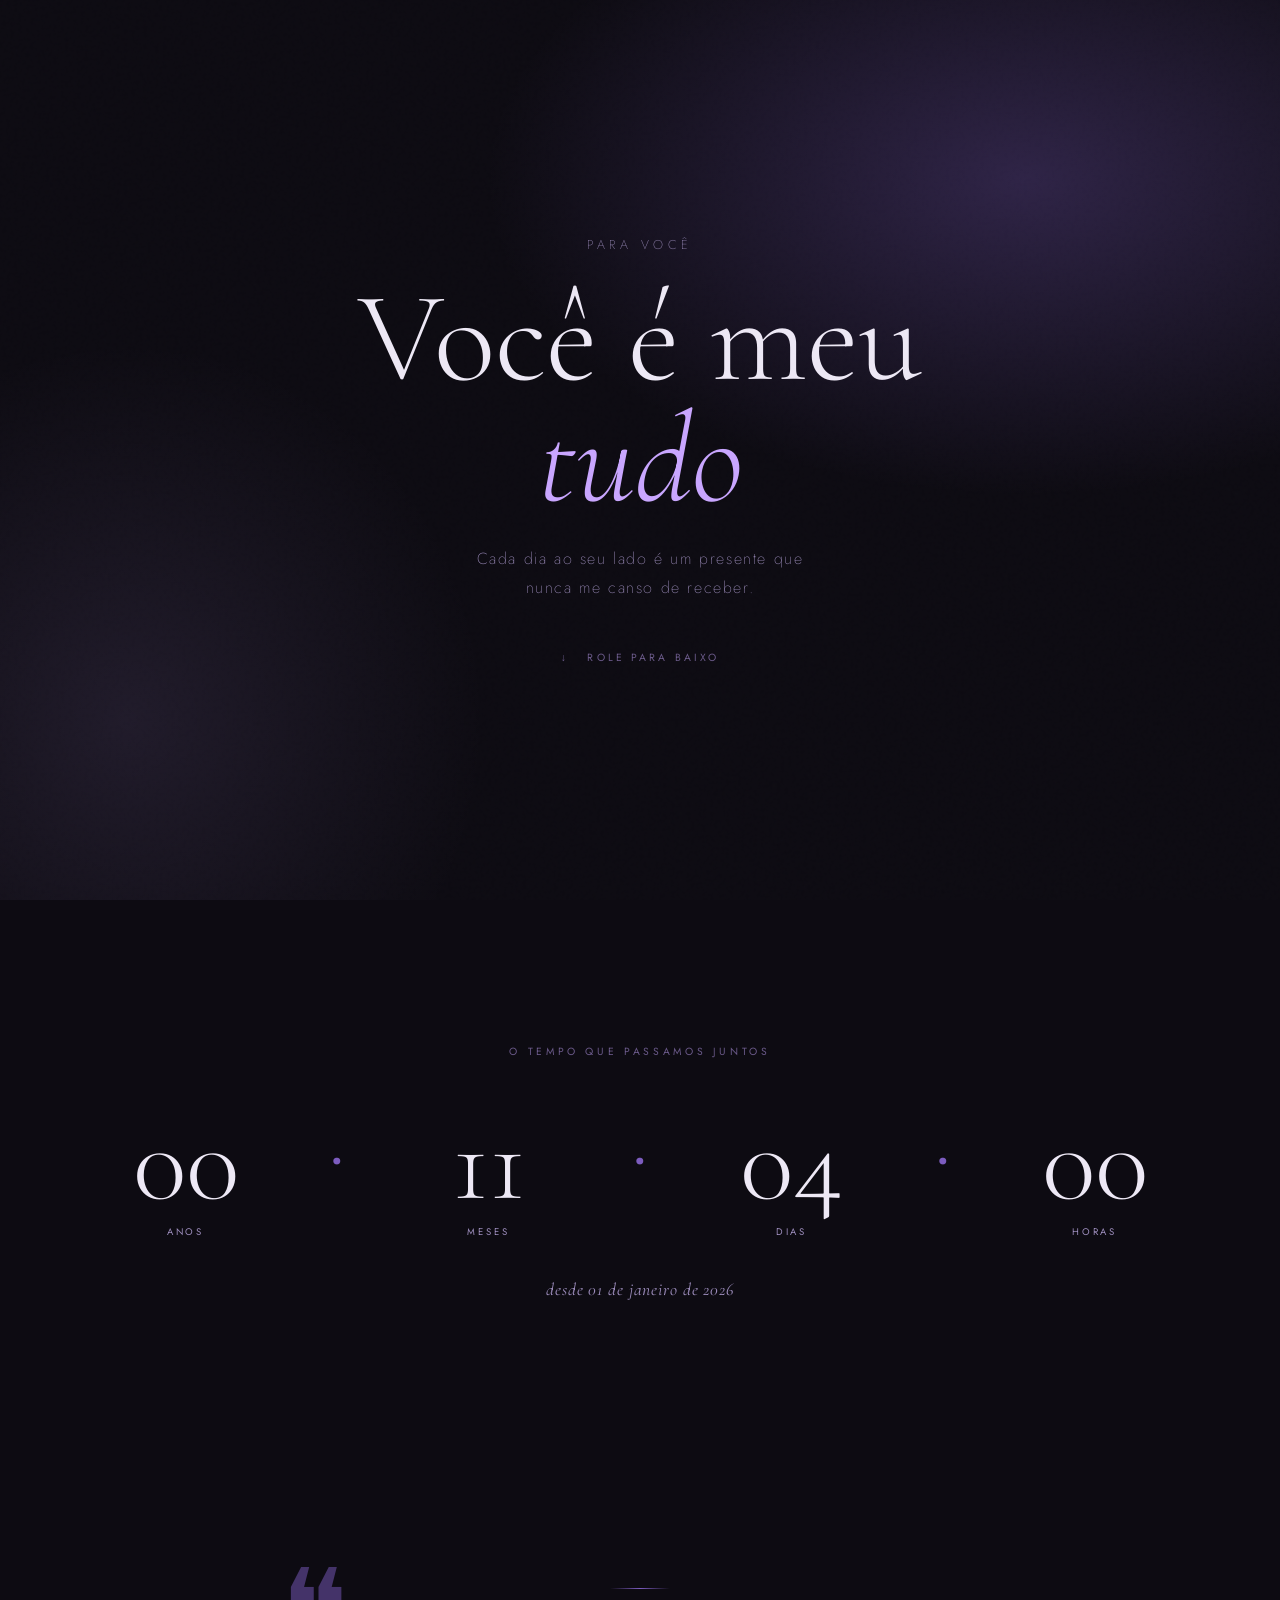
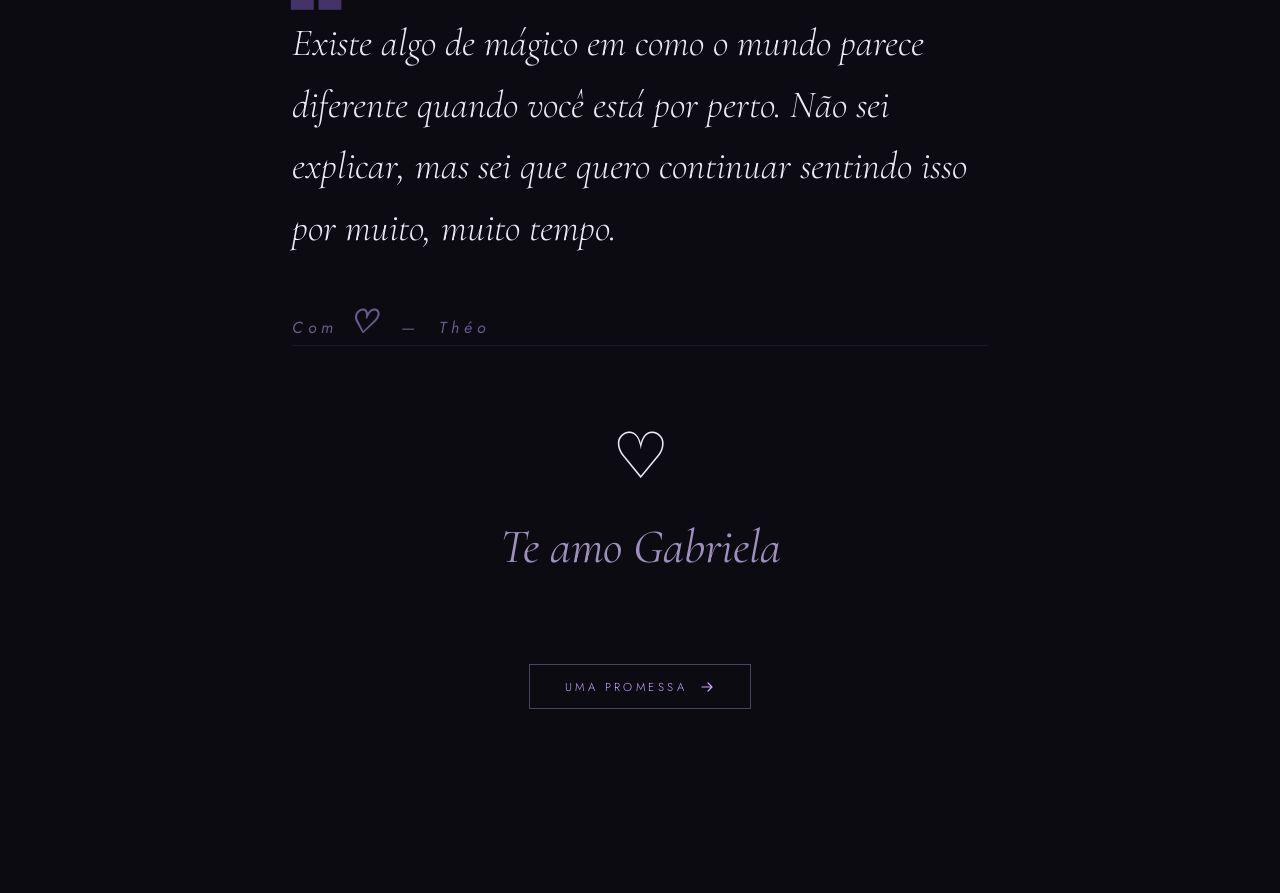
<file: 0703/index.html>
<!DOCTYPE html>
<html lang="pt-BR">
<head>
  <meta charset="UTF-8" />
  <meta name="viewport" content="width=device-width, initial-scale=1.0"/>
  <title>Para Você ♡</title>
  <link rel="icon" href="purpleHeart.png" type="image/png">
  <link href="https://fonts.googleapis.com/css2?family=Cormorant+Garamond:ital,wght@0,300;0,400;1,300;1,400&family=Jost:wght@200;300;400&display=swap" rel="stylesheet"/>
  <link rel="stylesheet" href="style.css"/>
</head>
<body>


 
  <div id="petals"></div>

 
  <section class="hero">
    <div class="hero-bg"></div>
    <div class="hero-inner">
      <p class="eyebrow">Para você</p>
      <h1>
        Você é meu<br>
        <em>tudo</em>
      </h1>
      <p class="subtitle">
        
        Cada dia ao seu lado é um presente que nunca me canso de receber.
      </p>
      <p class="scroll-hint">↓ &nbsp; role para baixo</p>
    </div>
  </section>


  <section class="counter-section">
    <p class="section-label">O tempo que passamos juntos</p>
    <div class="counter-grid">
      <div class="counter-unit">
        <span class="counter-number" id="years">00</span>
        <span class="counter-label">anos</span>
      </div>
      <span class="divider" aria-hidden="true">·</span>
      <div class="counter-unit">
        <span class="counter-number" id="months">00</span>
        <span class="counter-label">meses</span>
      </div>
      <span class="divider" aria-hidden="true">·</span>
      <div class="counter-unit">
        <span class="counter-number" id="days">00</span>
        <span class="counter-label">dias</span>
      </div>
      <span class="divider" aria-hidden="true">·</span>
      <div class="counter-unit">
        <span class="counter-number" id="hours">00</span>
        <span class="counter-label">horas</span>
      </div>
    </div>
    <p class="counter-since" id="since-text">desde o dia __ / __ / ____</p>
  </section>

  
  <section class="letter-section">
    <div class="deco-line"></div>
    <p class="letter-text">
   
      Existe algo de mágico em como o mundo parece diferente quando você está por perto.
      Não sei explicar, mas sei que quero continuar sentindo isso por muito, muito tempo.
    </p>
    <p class="letter-sig italico">
      Com <strong>♡</strong> &nbsp;—&nbsp;
     
      Théo
    </p>

  
  <footer>
    <span class="heart-beat">♡</span>
    <p class="footer-name">
      Te amo
    
      Gabriela
    </p>
  </footer>
  <div class="btn-wrapper">
  <a href="fracoes.html" class="btn-lavender">
    <span>Uma promessa</span>
    <svg width="16" height="16" viewBox="0 0 16 16" fill="none">
      <path d="M3 8h10M9 4l4 4-4 4" stroke="currentColor" stroke-width="1.2" stroke-linecap="round" stroke-linejoin="round"/>
    </svg>
  </a>
</div>

  <script src="script.js"></script>
</body>
</html>
</file>
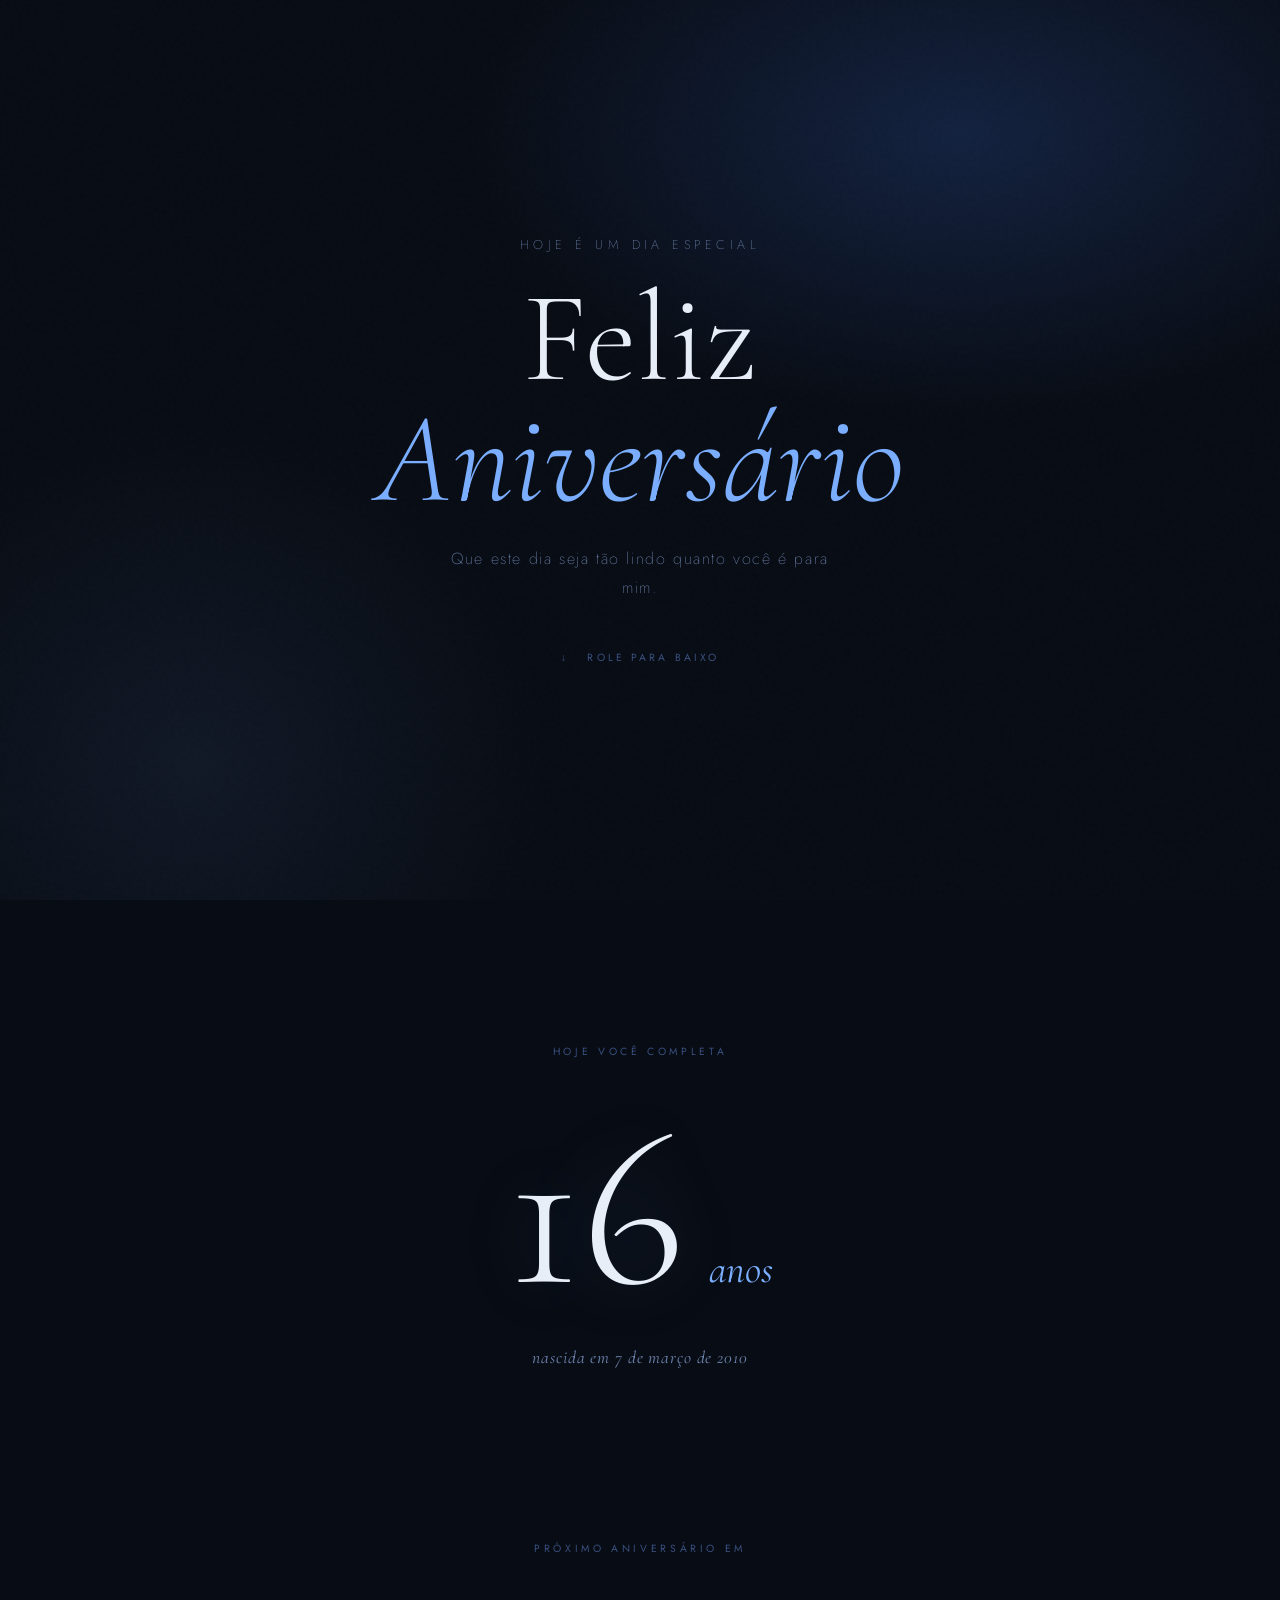
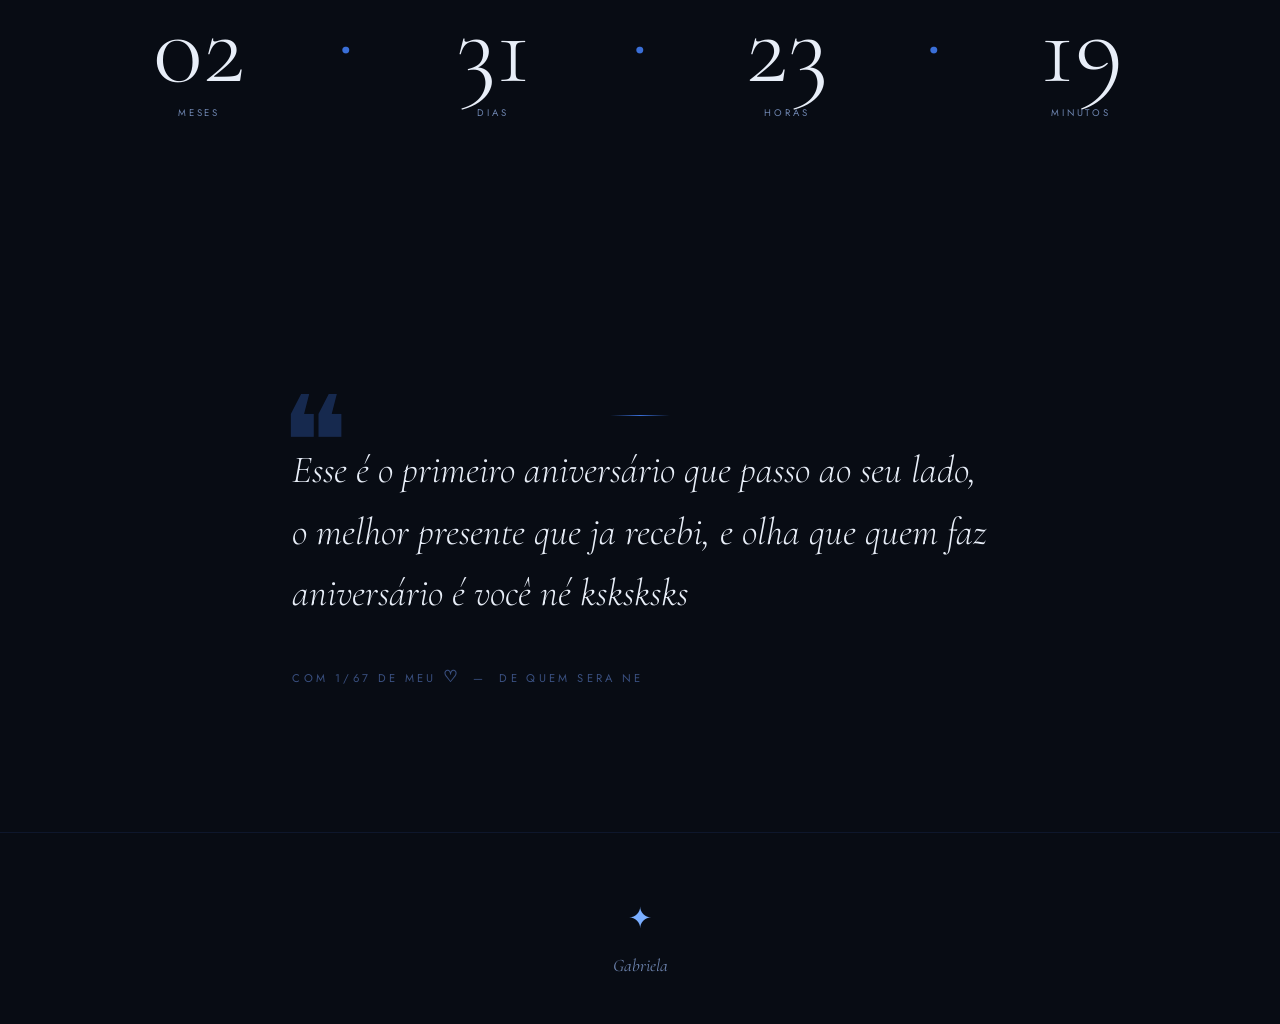
<file: 0703/birthday.html>
<!doctype html>
<html lang="pt-BR">
  <head>
    <meta charset="UTF-8" />
    <meta name="viewport" content="width=device-width, initial-scale=1.0" />
    <title>Feliz Aniversário ✦</title>
    <link
      href="https://fonts.googleapis.com/css2?family=Cormorant+Garamond:ital,wght@0,300;0,400;1,300;1,400&family=Jost:wght@200;300;400&display=swap"
      rel="stylesheet"
    />
    <link rel="stylesheet" href="birthday.css" />
  </head>
  <body>
    <canvas id="particles"></canvas>

    <section class="hero">
      <div class="hero-bg"></div>
      <div class="hero-inner">
        <p class="eyebrow">hoje é um dia especial</p>
        <h1>
          Feliz<br />
          <em>Aniversário</em>
        </h1>
        <p class="subtitle">
          Que este dia seja tão lindo quanto você é para mim.
        </p>
        <p class="scroll-hint">↓ &nbsp; role para baixo</p>
      </div>
    </section>

    <section class="age-section">
      <p class="section-label">hoje você completa</p>
      <div class="age-display">
        <span class="age-number" id="age">00</span>
        <span class="age-word">anos</span>
      </div>
      <p class="age-date" id="birth-display">nascida em __ de ______ de ____</p>
    </section>

    <section class="countdown-section">
      <p class="section-label">próximo aniversário em</p>
      <div class="counter-grid">
        <div class="counter-unit">
          <span class="counter-number" id="cd-months"></span>
          <span class="counter-label">meses</span>
        </div>
        <span class="divider">·</span>
        <div class="counter-unit">
          <span class="counter-number" id="cd-days"></span>
          <span class="counter-label">dias</span>
        </div>
        <span class="divider">·</span>
        <div class="counter-unit">
          <span class="counter-number" id="cd-hours"></span>
          <span class="counter-label">horas</span>
        </div>
        <span class="divider">·</span>
        <div class="counter-unit">
          <span class="counter-number" id="cd-minutes"></span>
          <span class="counter-label">minutos</span>
        </div>
      </div>
      <p class="countdown-note" id="is-today-msg"></p>
    </section>

    
    <section class="letter-section">
      <div class="deco-line"></div>
      <p class="letter-text">
        Esse é o primeiro aniversário que passo ao seu lado, o melhor presente
        que ja recebi, e olha que quem faz aniversário é você né ksksksks
      </p>
      <p class="letter-sig">
        Com 1/67 de meu <strong>♡</strong> &nbsp;—&nbsp; De quem sera ne
      </p>
    </section>

    <footer>
      <span class="heart-beat">✦</span>
      <p class="footer-name">Gabriela</p>
    </footer>

    <script src="birthday.js"></script>
  </body>
</html>
</file>
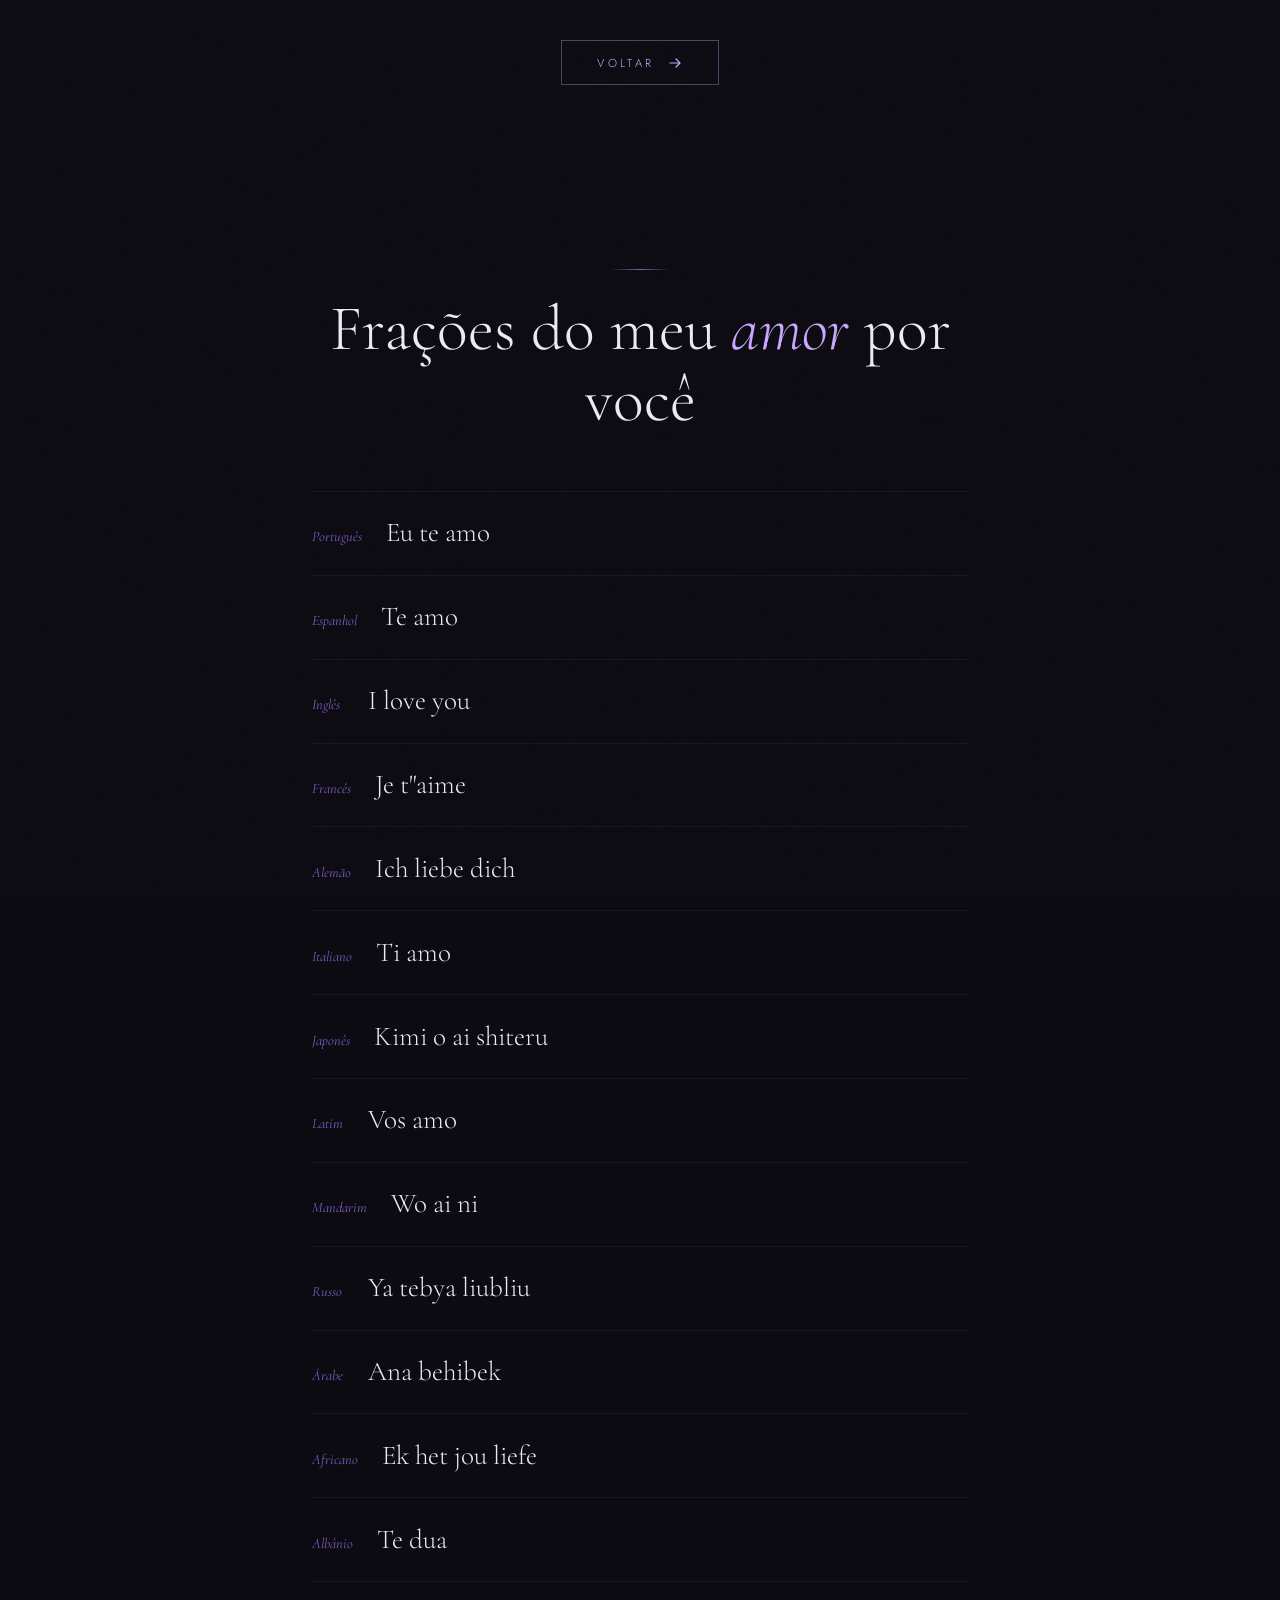
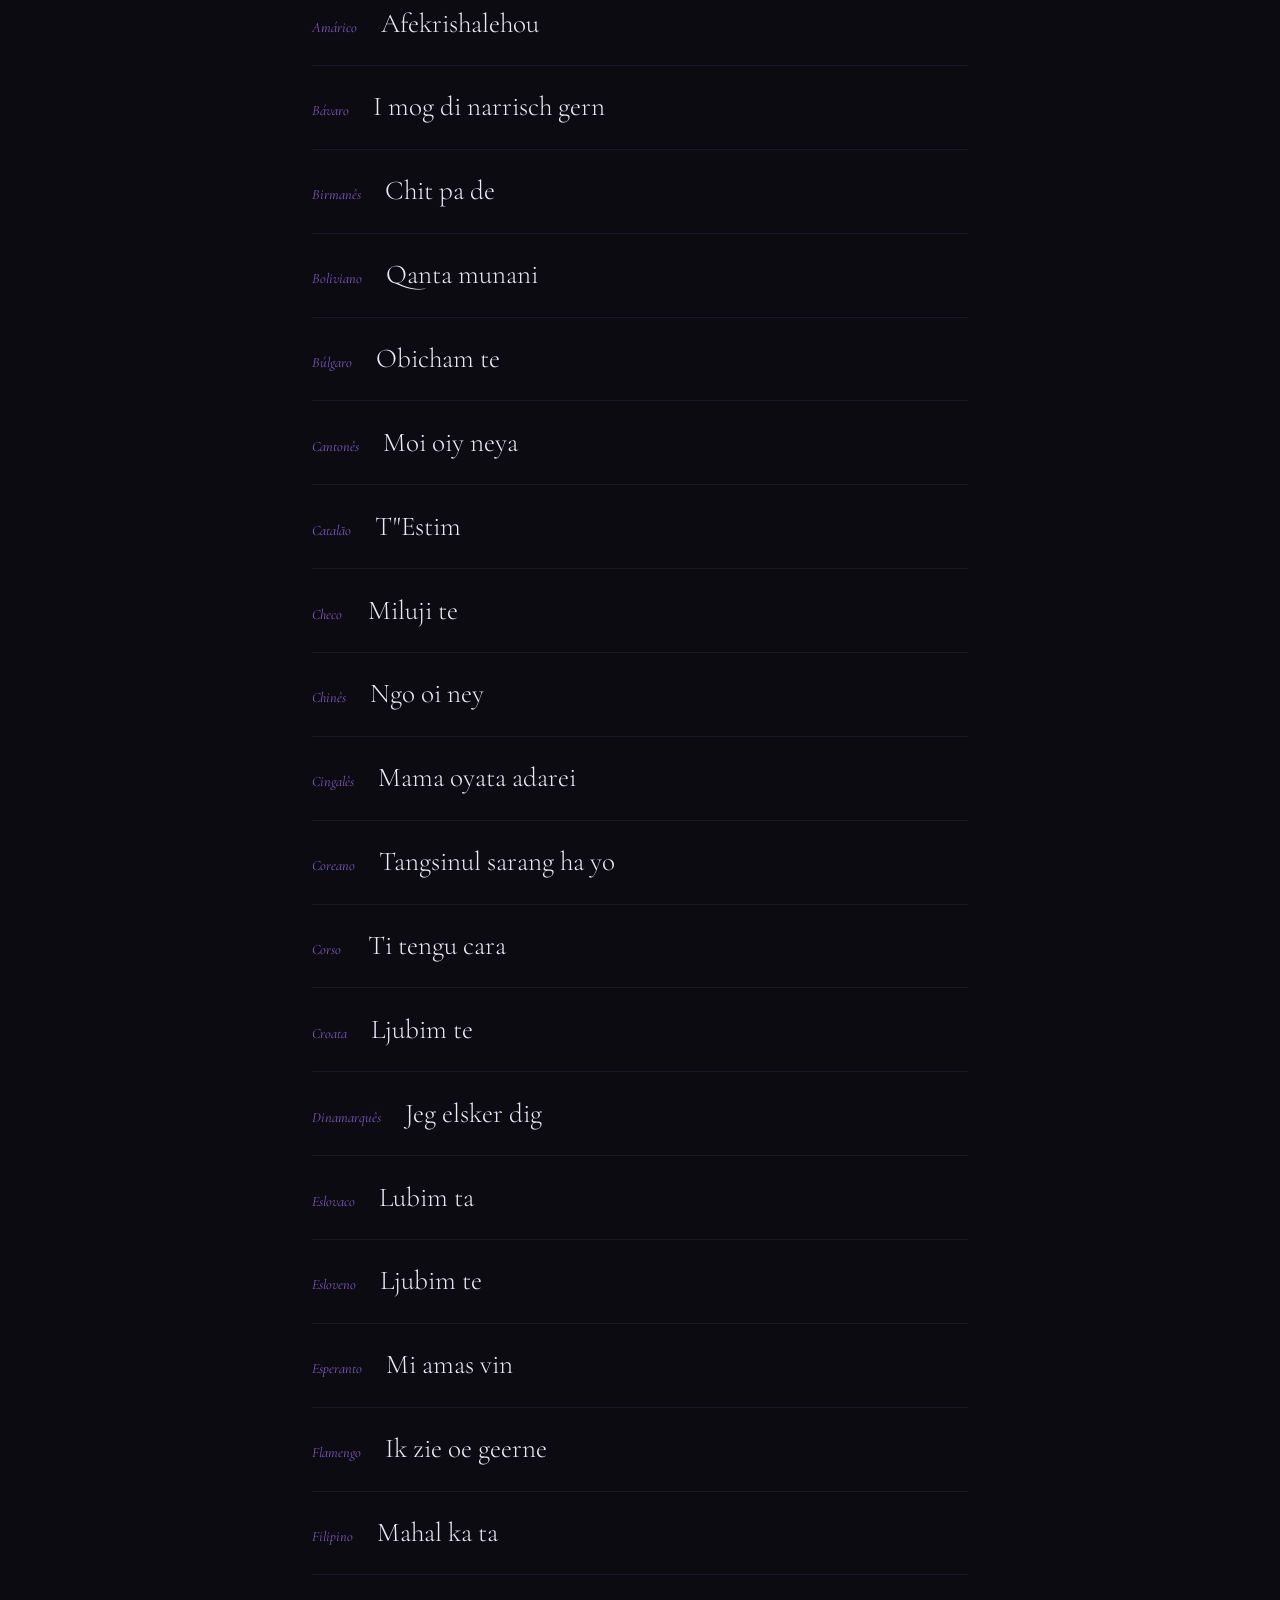
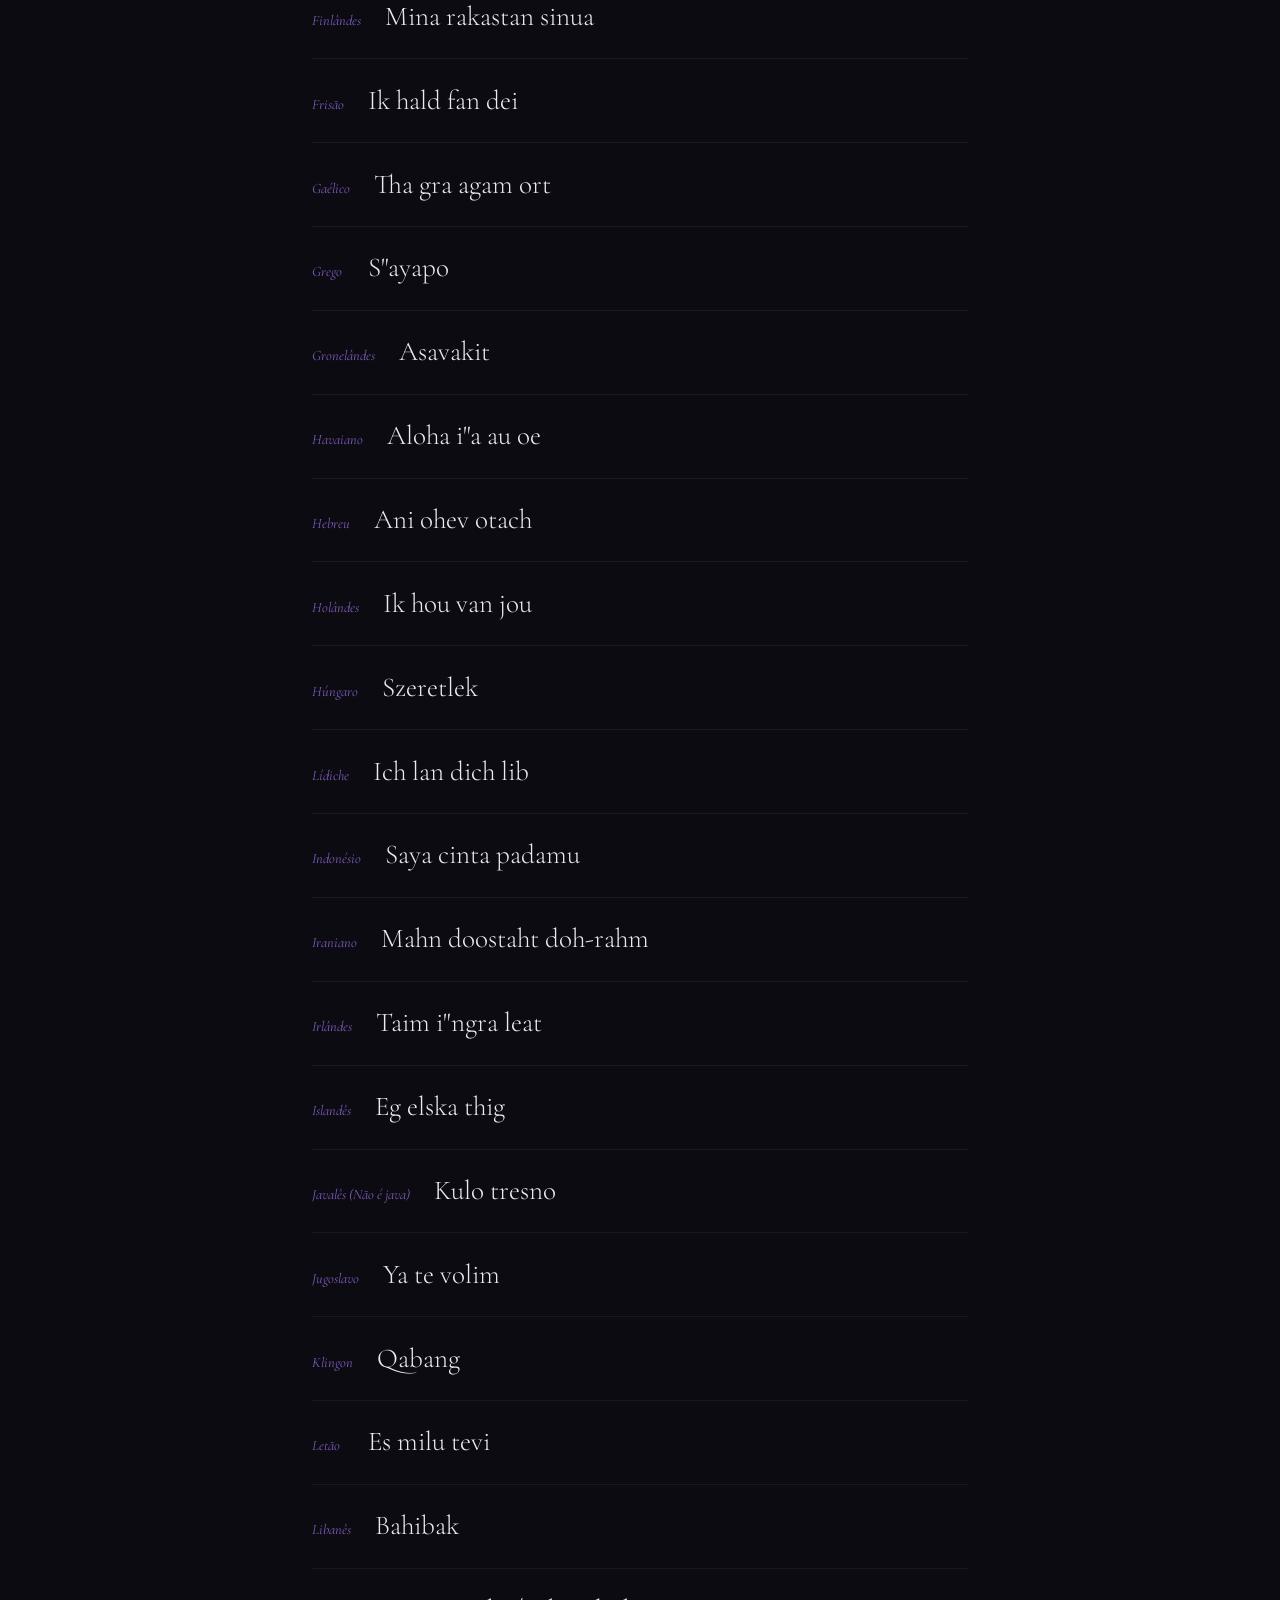
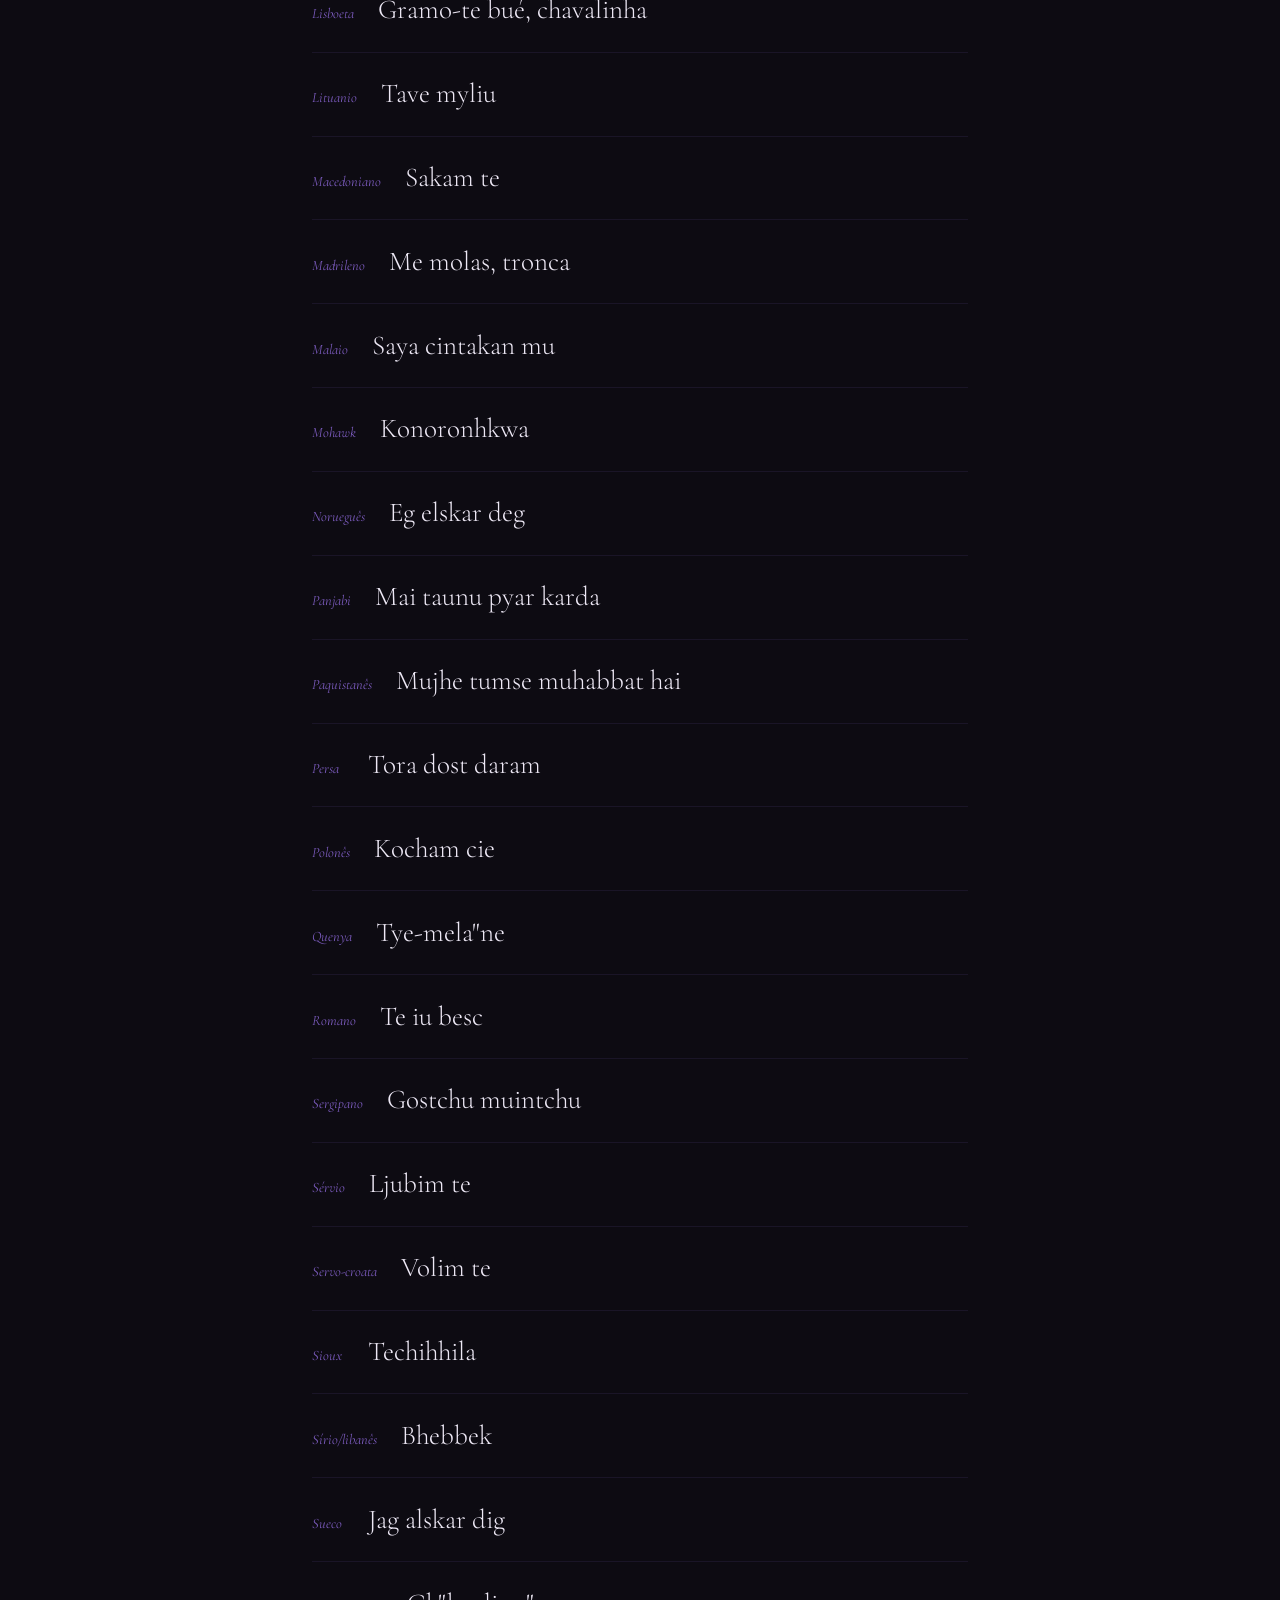
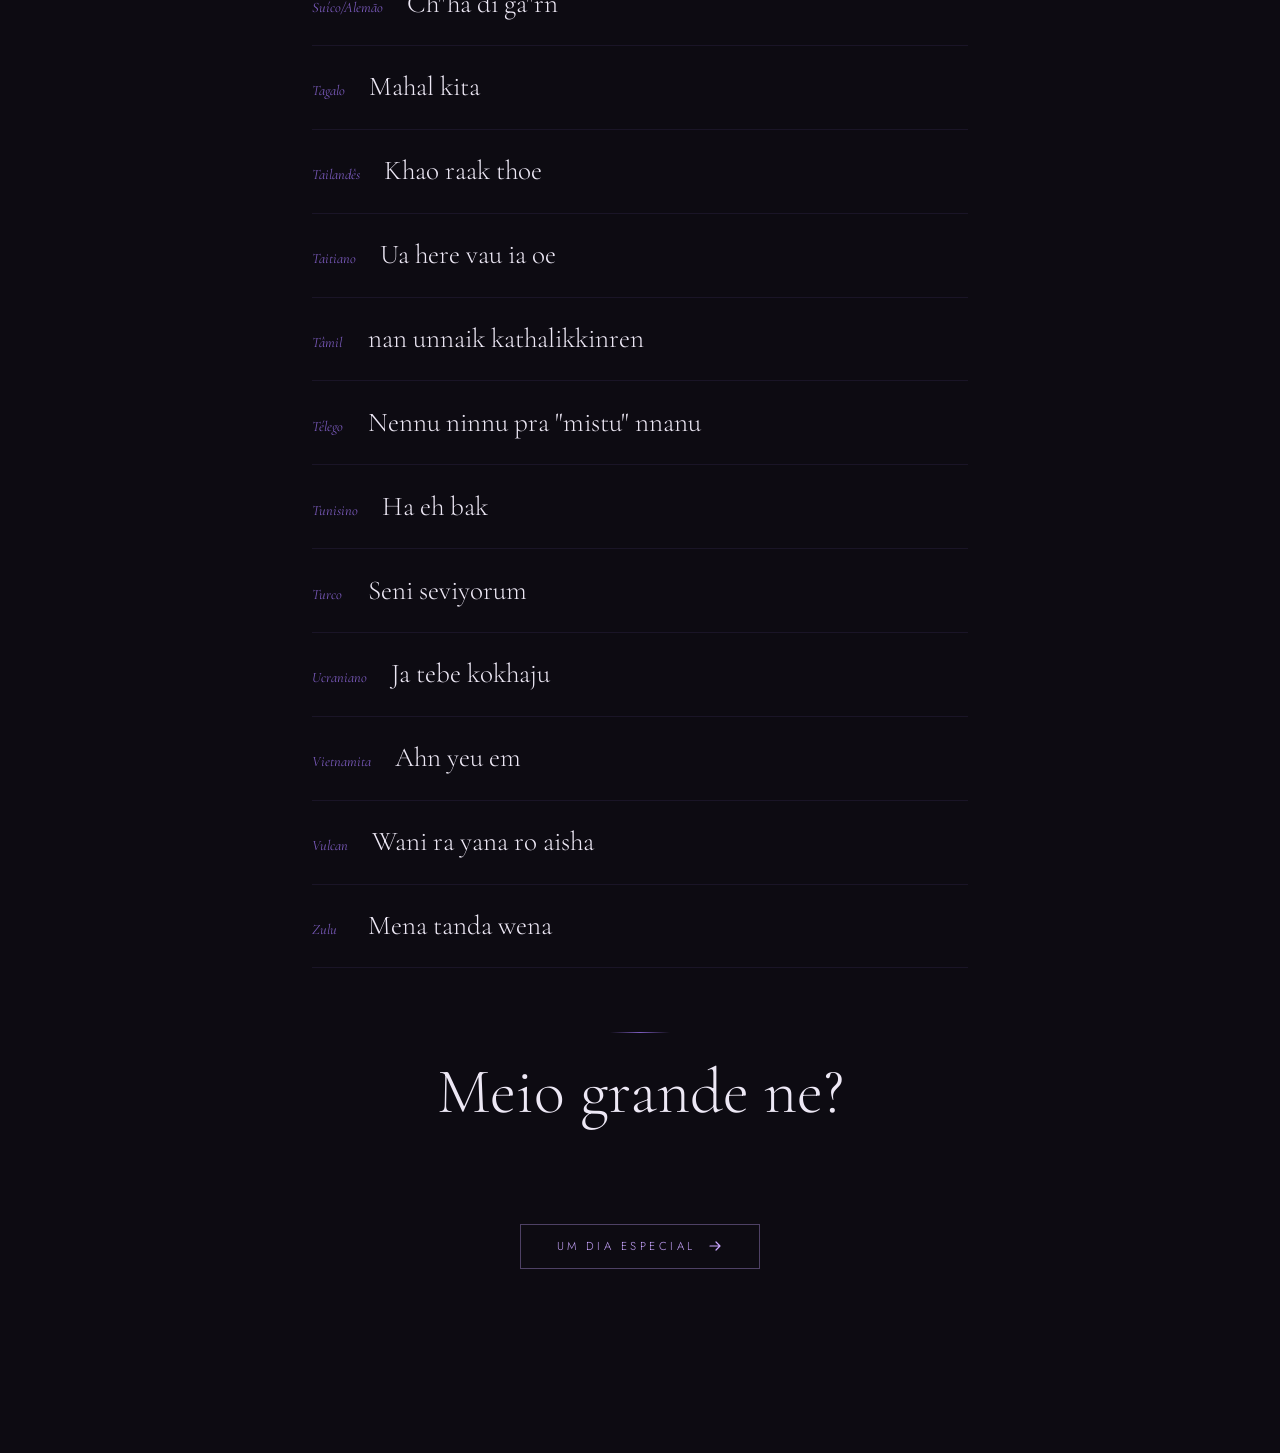
<file: 0703/fracoes.html>
<!DOCTYPE html>
<html lang="pt-BR">
<head>
    <meta charset="UTF-8">
    <meta name="viewport" content="width=device-width, initial-scale=1.0">
    <title>Frações ♡</title>
    <link rel="icon" href="purpleHeart.png" type="image/png">
    <link href="https://fonts.googleapis.com/css2?family=Cormorant+Garamond:ital,wght@0,300;0,400;1,300;1,400&family=Jost:wght@200;300;400&display=swap" rel="stylesheet"/>
    <link rel="stylesheet" href="style.css">

</head>
<body>
    <div class="btn-wrapper">
  <a href="index.html" class="btn-lavender">
    <span>Voltar</span>
    <svg width="16" height="16" viewBox="0 0 16 16" fill="none">
      <path d="M3 8h10M9 4l4 4-4 4" stroke="currentColor" stroke-width="1.2" stroke-linecap="round" stroke-linejoin="round"/>
    </svg>
  </a>
</div>
    <section class="list-section">
  <div class="list-header">
    <div class="deco-line"></div>
    <h2 class="list-title">Frações do meu <em>amor </em>por você</h2>
  </div>
  <ul class="love-list">

    
    
    <li>
      <span class="li-num">Português</span>
      <span class="li-text">Eu te amo</span>
    </li>
    <li>
      <span class="li-num">Espanhol</span>
      <span class="li-text">Te amo</span>
    </li>
    <li>
      <span class="li-num">Inglês</span>
      <span class="li-text">I love you</span>
    </li>
     <li>
      <span class="li-num">Francês</span>
      <span class="li-text">Je t"aime</span>
    </li>
    <li>
      <span class="li-num">Alemão</span>
      <span class="li-text">Ich liebe dich</span>
    </li>
    <li>
      <span class="li-num">Italiano</span>
      <span class="li-text">Ti amo</span>
    </li>
    <li>
      <span class="li-num">Japonês</span>
      <span class="li-text">Kimi o ai shiteru</span>
    </li>
    <li>
      <span class="li-num">Latim</span>
      <span class="li-text">Vos amo</span>
    </li>
    <li>
      <span class="li-num">Mandarim</span>
      <span class="li-text">Wo ai ni</span>
    </li>
    <li>
      <span class="li-num">Russo</span>
      <span class="li-text">Ya tebya liubliu</span>
    </li>
    <li>
      <span class="li-num">Árabe</span>
      <span class="li-text">Ana behibek</span>
    </li>
    <li>
      <span class="li-num">Africano</span>
      <span class="li-text">Ek het jou liefe</span>
    </li>
    <li>
      <span class="li-num">Albânio</span>
      <span class="li-text">Te dua</span>
    </li>
    <li>
      <span class="li-num">Amárico</span>
      <span class="li-text">Afekrishalehou</span>
    </li>
    <li>
      <span class="li-num">Bávaro</span>
      <span class="li-text">I mog di narrisch gern</span>
    </li>
    <li>
      <span class="li-num">Birmanês</span>
      <span class="li-text">Chit pa de</span>
    </li>
    <li>
      <span class="li-num">Boliviano</span>
      <span class="li-text">Qanta munani</span>
    </li>
    <li>
      <span class="li-num">Búlgaro</span>
      <span class="li-text">Obicham te</span>
    </li>
    <li>
      <span class="li-num">Cantonês</span>
      <span class="li-text">Moi oiy neya</span>
    </li>
    <li>
      <span class="li-num">Catalão</span>
      <span class="li-text">T"Estim</span>
    </li>
    <li>
      <span class="li-num">Checo</span>
      <span class="li-text">Miluji te</span>
    </li>
    <li>
      <span class="li-num">Chinês</span>
      <span class="li-text">Ngo oi ney</span>
    </li>
    <li>
      <span class="li-num">Cingalês</span>
      <span class="li-text">Mama oyata adarei</span>
    </li>
    <li>
      <span class="li-num">Coreano</span>
      <span class="li-text">Tangsinul sarang ha yo</span>
    </li>
    <li>
      <span class="li-num">Corso</span>
      <span class="li-text">Ti tengu cara</span>
    </li>
    <li>
      <span class="li-num">Croata</span>
      <span class="li-text">Ljubim te</span>
    </li>
    <li>
      <span class="li-num">Dinamarquês</span>
      <span class="li-text">Jeg elsker dig</span>
    </li>
    <li>
      <span class="li-num">Eslovaco</span>
      <span class="li-text">Lubim ta</span>
    </li>
    <li>
      <span class="li-num">Esloveno</span>
      <span class="li-text">Ljubim te</span>
    </li>
    <li>
      <span class="li-num">Esperanto</span>
      <span class="li-text">Mi amas vin</span>
    </li>
    <li>
      <span class="li-num">Flamengo</span>
      <span class="li-text">Ik zie oe geerne</span>
    </li>
    <li>
      <span class="li-num">Filipino</span>
      <span class="li-text">Mahal ka ta</span>
    </li>
    <li>
      <span class="li-num">Finlândes</span>
      <span class="li-text">Mina rakastan sinua</span>
    </li>
    <li>
      <span class="li-num">Frisão</span>
      <span class="li-text">Ik hald fan dei</span>
    </li>
    <li>
      <span class="li-num">Gaélico</span>
      <span class="li-text">Tha gra agam ort</span>
    </li>
    <li>
      <span class="li-num">Grego</span>
      <span class="li-text">S"ayapo</span>
    </li>
    <li>
      <span class="li-num">Gronelândes</span>
      <span class="li-text">Asavakit</span>
    </li>
    <li>
      <span class="li-num">Havaiano</span>
      <span class="li-text">Aloha i"a au oe</span>
    </li>
    <li>
      <span class="li-num">Hebreu</span>
      <span class="li-text">Ani ohev otach</span>
    </li>
    <li>
      <span class="li-num">Holândes</span>
      <span class="li-text">Ik hou van jou</span>
    </li>
    <li>
      <span class="li-num">Húngaro</span>
      <span class="li-text">Szeretlek</span>
    </li>
    <li>
      <span class="li-num">Lídiche</span>
      <span class="li-text">Ich lan dich lib</span>
    </li>
    <li>
      <span class="li-num">Indonésio</span>
      <span class="li-text">Saya cinta padamu</span>
    </li>
    <li>
      <span class="li-num">Iraniano</span>
      <span class="li-text">Mahn doostaht doh-rahm</span>
    </li>
    <li>
      <span class="li-num">Irlândes</span>
      <span class="li-text">Taim i"ngra leat</span>
    </li>
    <li>
      <span class="li-num">Islandês</span>
      <span class="li-text">Eg elska thig</span>
    </li>
    <li>
      <span class="li-num">Javalês (Não é java)</span>
      <span class="li-text">Kulo tresno</span>
    </li>
    <li>
      <span class="li-num">Jugoslavo</span>
      <span class="li-text">Ya te volim</span>
    </li>
    <li>
      <span class="li-num">Klingon</span>
      <span class="li-text">Qabang</span>
    </li>
    <li>
      <span class="li-num">Letão</span>
      <span class="li-text">Es milu tevi</span>
    </li>
    <li>
      <span class="li-num">Libanês</span>
      <span class="li-text">Bahibak</span>
    </li>
    <li>
      <span class="li-num">Lisboeta</span>
      <span class="li-text">Gramo-te bué, chavalinha</span>
    </li>
    <li>
      <span class="li-num">Lituanio</span>
      <span class="li-text">Tave myliu</span>
    </li>
    <li>
      <span class="li-num">Macedoniano</span>
      <span class="li-text">Sakam te</span>
    </li>
    <li>
      <span class="li-num">Madrileno</span>
      <span class="li-text">Me molas, tronca</span>
    </li>
    <li>
      <span class="li-num">Malaio</span>
      <span class="li-text">Saya cintakan mu</span>
    </li>
    <li>
      <span class="li-num">Mohawk</span>
      <span class="li-text">Konoronhkwa</span>
    </li>
    <li>
      <span class="li-num">Norueguês</span>
      <span class="li-text">Eg elskar deg</span>
    </li>
    <li>
      <span class="li-num">Panjabi</span>
      <span class="li-text">Mai taunu pyar karda</span>
    </li>
    <li>
      <span class="li-num">Paquistanês</span>
      <span class="li-text">Mujhe tumse muhabbat hai</span>
    </li>
    <li>
      <span class="li-num">Persa</span>
      <span class="li-text">Tora dost daram</span>
    </li>
    <li>
      <span class="li-num">Polonês</span>
      <span class="li-text">Kocham cie</span>
    </li>
    <li>
      <span class="li-num">Quenya</span>
      <span class="li-text">Tye-mela"ne</span>
    </li>
    <li>
      <span class="li-num">Romano</span>
      <span class="li-text">Te iu besc</span>
    </li>
    <li>
      <span class="li-num">Sergipano</span>
      <span class="li-text">Gostchu muintchu</span>
    </li>
    <li>
      <span class="li-num">Sérvio</span>
      <span class="li-text">Ljubim te</span>
    </li>
    <li>
      <span class="li-num">Servo-croata</span>
      <span class="li-text">Volim te</span>
    </li>
    <li>
      <span class="li-num">Sioux</span>
      <span class="li-text">Techihhila</span>
    </li>
    <li>
      <span class="li-num">Sírio/libanês</span>
      <span class="li-text">Bhebbek</span>
    </li>
    <li>
      <span class="li-num">Sueco</span>
      <span class="li-text">Jag alskar dig</span>
    </li>
    <li>
      <span class="li-num">Suíco/Alemão</span>
      <span class="li-text">Ch"ha di ga"rn</span>
    </li>
    <li>
      <span class="li-num">Tagalo</span>
      <span class="li-text">Mahal kita</span>
    </li>
    <li>
      <span class="li-num">Tailandês</span>
      <span class="li-text">Khao raak thoe</span>
    </li>
    <li>
      <span class="li-num">Taitiano</span>
      <span class="li-text">Ua here vau ia oe</span>
    </li>
    <li>
      <span class="li-num">Tâmil</span>
      <span class="li-text">nan unnaik kathalikkinren</span>
    </li>
    <li>
      <span class="li-num">Télego</span>
      <span class="li-text">Nennu ninnu pra "mistu" nnanu</span>
    </li>
    <li>
      <span class="li-num">Tunisino</span>
      <span class="li-text">Ha eh bak</span>
    </li>
    <li>
      <span class="li-num">Turco</span>
      <span class="li-text">Seni seviyorum</span>
    </li>
    <li>
      <span class="li-num">Ucraniano</span>
      <span class="li-text">Ja tebe kokhaju</span>
    </li>
    <li>
      <span class="li-num">Vietnamita</span>
      <span class="li-text">Ahn yeu em</span>
    </li>
    <li>
      <span class="li-num">Vulcan</span>
      <span class="li-text">Wani ra yana ro aisha</span>
    </li>
    <li>
      <span class="li-num">Zulu</span>
      <span class="li-text">Mena tanda wena</span>
    </li>
    

    <div class="list-header separar">
    <div class="deco-line"></div>
    <h2 class="list-title">Meio grande ne?</h2>
  </div>

  <div class="btn-wrapper">
  <a href="birthday.html" class="btn-lavender">
    <span>Um dia especial</span>
    <svg width="16" height="16" viewBox="0 0 16 16" fill="none">
      <path d="M3 8h10M9 4l4 4-4 4" stroke="currentColor" stroke-width="1.2" stroke-linecap="round" stroke-linejoin="round"/>
    </svg>
  </a>
</div>


    
    

  </ul>
    <script src="script.js"></script>
</body>
</html>
</file>
<file: 0703/style.css>
*,
*::before,
*::after {
  box-sizing: border-box;
  margin: 0;
  padding: 0;
}

:root {
  --cream: #0d0b12;
  --blush: #7c5cbf;
  --rose: #c9a6ff;
  --deep: #ede8f5;
  --muted: #9f8fbf;
  --light-text: #6b5a8a;
}

html {
  scroll-behavior: smooth;
}

body {
  background: var(--cream);
  font-family: "Jost", sans-serif;
  color: var(--deep);
  overflow-x: hidden;
}

strong {
  font-size: 2rem;
}
.separar {
  margin-top: 4rem;
}

body::before {
  content: "";
  position: fixed;
  inset: 0;
  background-image: url("data:image/svg+xml,%3Csvg viewBox='0 0 256 256' xmlns='http://www.w3.org/2000/svg'%3E%3Cfilter id='noise'%3E%3CfeTurbulence type='fractalNoise' baseFrequency='0.9' numOctaves='4' stitchTiles='stitch'/%3E%3C/filter%3E%3Crect width='100%25' height='100%25' filter='url(%23noise)' opacity='0.04'/%3E%3C/svg%3E");
  opacity: 0.4;
  pointer-events: none;
  z-index: 1000;
}

.hero {
  min-height: 100vh;
  display: flex;
  flex-direction: column;
  align-items: center;
  justify-content: center;
  position: relative;
  overflow: hidden;
  padding: 2rem;
}

.hero-bg {
  position: absolute;
  inset: 0;
  background:
    radial-gradient(
      ellipse 60% 50% at 80% 20%,
      rgba(124, 92, 191, 0.3) 0%,
      transparent 70%
    ),
    radial-gradient(
      ellipse 40% 60% at 10% 80%,
      rgba(201, 166, 255, 0.1) 0%,
      transparent 70%
    ),
    var(--cream);
}

.petal {
  position: absolute;
  font-size: clamp(6rem, 6vw, 6rem);
  opacity: 0;
  color: var(--deep);
  animation: fall linear infinite;
  pointer-events: none;
  filter: hue-rotate(0deg);
}

@keyframes fall {
  0% {
    transform: translateY(-60px) rotate(0deg);
    opacity: 0;
  }
  10% {
    opacity: 0.5;
  }
  90% {
    opacity: 0.3;
  }
  100% {
    transform: translateY(105vh) rotate(360deg);
    opacity: 0;
  }
}

.hero-inner {
  position: relative;
  z-index: 2;
  text-align: center;
  animation: fadeUp 1.6s cubic-bezier(0.22, 1, 0.36, 1) both;
}

@keyframes fadeUp {
  from {
    opacity: 0;
    transform: translateY(40px);
  }
  to {
    opacity: 1;
    transform: translateY(0);
  }
}

.eyebrow {
  font-family: "Jost", sans-serif;
  font-weight: 200;
  font-size: clamp(0.65rem, 1.5vw, 0.8rem);
  letter-spacing: 0.35em;
  text-transform: uppercase;
  color: var(--muted);
  margin-bottom: 1.5rem;
  animation: fadeUp 1.6s 0.2s cubic-bezier(0.22, 1, 0.36, 1) both;
}

h1 {
  font-family: "Cormorant Garamond", serif;
  font-weight: 300;
  font-size: clamp(3.5rem, 10vw, 8rem);
  line-height: 0.95;
  color: var(--deep);
  margin-bottom: 1.5rem;
}

h1 em {
  font-style: italic;
  color: var(--rose);
  display: block;
}

.subtitle {
  font-weight: 200;
  font-size: clamp(0.85rem, 2vw, 1rem);
  color: var(--muted);
  letter-spacing: 0.1em;
  max-width: 380px;
  margin: 0 auto 3rem;
  line-height: 1.8;
  animation: fadeUp 1.6s 0.5s cubic-bezier(0.22, 1, 0.36, 1) both;
}

.scroll-hint {
  font-size: 0.65rem;
  letter-spacing: 0.3em;
  text-transform: uppercase;
  color: var(--light-text);
  animation:
    fadeUp 1.6s 0.9s cubic-bezier(0.22, 1, 0.36, 1) both,
    bob 2s 2s ease-in-out infinite;
}

@keyframes bob {
  0%,
  100% {
    transform: translateY(0);
  }
  50% {
    transform: translateY(6px);
  }
}

.counter-section {
  padding: clamp(5rem, 12vw, 9rem) 2rem;
  text-align: center;
  position: relative;
}

.section-label {
  font-size: 0.65rem;
  letter-spacing: 0.35em;
  text-transform: uppercase;
  color: var(--light-text);
  margin-bottom: 3rem;
}

.counter-grid {
  display: flex;
  justify-content: center;
  gap: clamp(1.5rem, 5vw, 4rem);
  flex-wrap: wrap;
  margin-bottom: 2.5rem;
}

.counter-unit {
  display: flex;
  flex-direction: column;
  align-items: center;
  opacity: 0;
  animation: fadeUp 1s ease both;
}

.counter-unit:nth-child(1) {
  animation-delay: 0.1s;
}
.counter-unit:nth-child(2) {
  animation-delay: 0.2s;
}
.counter-unit:nth-child(3) {
  animation-delay: 0.3s;
}
.counter-unit:nth-child(4) {
  animation-delay: 0.4s;
}

.counter-number {
  font-family: "Cormorant Garamond", serif;
  font-weight: 300;
  font-size: clamp(3.5rem, 9vw, 7rem);
  color: var(--deep);
  line-height: 1;
  min-width: 3ch;
}

.counter-label {
  font-size: 0.6rem;
  letter-spacing: 0.3em;
  text-transform: uppercase;
  color: var(--muted);
  margin-top: 0.4rem;
}

.divider {
  font-family: "Cormorant Garamond", serif;
  font-size: clamp(3rem, 7vw, 5rem);
  color: var(--blush);
  line-height: 1;
  align-self: flex-start;
  margin-top: 0.3rem;
}

.counter-since {
  font-family: "Cormorant Garamond", serif;
  font-style: italic;
  font-size: clamp(0.9rem, 2.5vw, 1.1rem);
  color: var(--muted);
  letter-spacing: 0.05em;
}
.btn-wrapper {
  display: flex;
  justify-content: center;
  margin: 2.5rem 0;
}

.btn-lavender {
  display: inline-flex;
  align-items: center;
  gap: 0.75rem;
  padding: 0.85rem 2.2rem;
  border: 1px solid rgba(201, 166, 255, 0.35);
  color: var(--rose);
  font-family: "Jost", sans-serif;
  font-weight: 300;
  font-size: 0.72rem;
  letter-spacing: 0.3em;
  text-transform: uppercase;
  text-decoration: none;
  position: relative;
  overflow: hidden;
  transition:
    color 0.4s ease,
    border-color 0.4s ease;
}

.btn-lavender::before {
  content: "";
  position: absolute;
  inset: 0;
  background: linear-gradient(
    135deg,
    rgba(124, 92, 191, 0.18),
    rgba(201, 166, 255, 0.08)
  );
  opacity: 0;
  transition: opacity 0.4s ease;
}

.btn-lavender:hover {
  border-color: var(--rose);
  color: var(--deep);
}
.btn-lavender:hover::before {
  opacity: 1;
}

.btn-lavender svg {
  transition: transform 0.4s cubic-bezier(0.22, 1, 0.36, 1);
  flex-shrink: 0;
}

.btn-lavender:hover svg {
  transform: translateX(5px);
}

.list-section {
  padding: clamp(5rem, 12vw, 9rem) clamp(1.5rem, 8vw, 10rem);
  max-width: 860px;
  margin: 0 auto;
}
.list-header {
  text-align: center;
  margin-bottom: 3.5rem;
}
.list-title {
  font-family: "Cormorant Garamond", serif;
  font-size: clamp(2rem, 6vw, 4rem);
  font-weight: 300;
  color: var(--deep);
  line-height: 1.1;
}
.list-title em {
  font-style: italic;
  color: var(--rose);
}
.list-subtitle {
  margin-top: 0.75rem;
  font-size: 0.72rem;
  letter-spacing: 0.25em;
  text-transform: uppercase;
  color: var(--light-text);
}
.love-list {
  list-style: none;
  display: flex;
  flex-direction: column;
  gap: 0;
}
.love-list li {
  display: flex;
  align-items: baseline;
  gap: 1.5rem;
  padding: 1.4rem 0;
  border-bottom: 1px solid rgba(124, 92, 191, 0.12);
  opacity: 0;
  transform: translateX(-20px);
  transition:
    opacity 0.6s ease,
    transform 0.6s cubic-bezier(0.22, 1, 0.36, 1),
    border-color 0.3s ease;
}
.love-list li.visible {
  opacity: 1;
  transform: translateX(0);
}
.love-list li:first-child {
  border-top: 1px solid rgba(124, 92, 191, 0.12);
}
.love-list li:hover {
  border-bottom-color: rgba(201, 166, 255, 0.35);
}
.li-num {
  font-family: "Cormorant Garamond", serif;
  font-style: italic;
  font-size: clamp(0.75rem, 1.5vw, 0.9rem);
  color: var(--blush);
  min-width: 2rem;
  flex-shrink: 0;
  transition: color 0.3s;
}
.love-list li:hover .li-num {
  color: var(--rose);
}
.li-text {
  font-family: "Cormorant Garamond", serif;
  font-size: clamp(1.2rem, 3vw, 1.7rem);
  font-weight: 300;
  color: var(--deep);
  line-height: 1.4;
  transition: color 0.3s;
}
.love-list li:hover .li-text {
  color: var(--rose);
}
.letter-section {
  padding: clamp(5rem, 12vw, 9rem) clamp(1.5rem, 8vw, 10rem);
  max-width: 900px;
  margin: 0 auto;
  position: relative;
}

.letter-section::before {
  content: "❝";
  position: absolute;
  top: clamp(4rem, 10vw, 7rem);
  left: clamp(1rem, 7vw, 8rem);
  font-family: "Cormorant Garamond", serif;
  font-size: clamp(4rem, 10vw, 8rem);
  color: var(--blush);
  opacity: 0.5;
  line-height: 1;
}

.letter-text {
  font-family: "Cormorant Garamond", serif;
  font-style: italic;
  font-size: clamp(1.4rem, 4vw, 2.4rem);
  font-weight: 300;
  line-height: 1.6;
  color: var(--deep);
  position: relative;
  z-index: 1;
}

.letter-sig {
  margin-top: 2.5rem;
  font-size: 1rem;
  letter-spacing: 0.3em;
  color: var(--light-text);
}
.italico {
  font-style: italic;
}

footer {
  padding: 4rem 2rem 3rem;
  text-align: center;
  border-top: 1px solid rgba(124, 92, 191, 0.15);
}

.heart-beat {
  font-size: 4rem;
  display: inline-block;
  animation: heartbeat 1.4s ease-in-out infinite;
}

@keyframes heartbeat {
  0%,
  100% {
    transform: scale(1);
  }
  14% {
    transform: scale(1.25);
  }
  28% {
    transform: scale(1);
  }
  42% {
    transform: scale(1.15);
  }
  70% {
    transform: scale(1);
  }
}

.footer-name {
  font-family: "Cormorant Garamond", serif;
  font-style: italic;
  font-size: 3rem;
  color: var(--muted);
  margin-top: 1rem;
}

.deco-line {
  width: 60px;
  height: 1px;
  background: linear-gradient(to right, transparent, var(--blush), transparent);
  margin: 0 auto 1.5rem;
}

@media (max-width: 520px) {
  .divider {
    display: none;
  }
}
</file>
<file: 0703/birthday.css>
*,
*::before,
*::after {
  box-sizing: border-box;
  margin: 0;
  padding: 0;
}

:root {
  --bg: #080c14;
  --blue: #3a6fd8;
  --glow: #7aaeff;
  --deep: #e8eef8;
  --muted: #6e85b0;
  --light-text: #3a5080;
}

html {
  scroll-behavior: smooth;
}
strong {
  font-size: 1rem;
}

body {
  background: var(--bg);
  font-family: "Jost", sans-serif;
  color: var(--deep);
  overflow-x: hidden;
}

body::before {
  content: "";
  position: fixed;
  inset: 0;
  background-image: url("data:image/svg+xml,%3Csvg viewBox='0 0 256 256' xmlns='http://www.w3.org/2000/svg'%3E%3Cfilter id='noise'%3E%3CfeTurbulence type='fractalNoise' baseFrequency='0.9' numOctaves='4' stitchTiles='stitch'/%3E%3C/filter%3E%3Crect width='100%25' height='100%25' filter='url(%23noise)' opacity='0.04'/%3E%3C/svg%3E");
  opacity: 0.45;
  pointer-events: none;
  z-index: 1000;
}

#particles {
  position: fixed;
  inset: 0;
  pointer-events: none;
  z-index: 0;
}

.hero {
  min-height: 100vh;
  display: flex;
  flex-direction: column;
  align-items: center;
  justify-content: center;
  position: relative;
  overflow: hidden;
  padding: 2rem;
  z-index: 1;
}

.hero-bg {
  position: absolute;
  inset: 0;
  background:
    radial-gradient(
      ellipse 55% 45% at 75% 15%,
      rgba(58, 111, 216, 0.22) 0%,
      transparent 70%
    ),
    radial-gradient(
      ellipse 40% 55% at 15% 85%,
      rgba(122, 174, 255, 0.08) 0%,
      transparent 70%
    ),
    var(--bg);
}

@keyframes fadeUp {
  from {
    opacity: 0;
    transform: translateY(40px);
  }
  to {
    opacity: 1;
    transform: translateY(0);
  }
}

.hero-inner {
  position: relative;
  z-index: 2;
  text-align: center;
  animation: fadeUp 1.6s cubic-bezier(0.22, 1, 0.36, 1) both;
}

.eyebrow {
  font-weight: 200;
  font-size: clamp(0.65rem, 1.5vw, 0.8rem);
  letter-spacing: 0.35em;
  text-transform: uppercase;
  color: var(--muted);
  margin-bottom: 1.5rem;
  animation: fadeUp 1.6s 0.2s cubic-bezier(0.22, 1, 0.36, 1) both;
}

h1 {
  font-family: "Cormorant Garamond", serif;
  font-weight: 300;
  font-size: clamp(3.5rem, 10vw, 8rem);
  line-height: 0.95;
  color: var(--deep);
  margin-bottom: 1.5rem;
}

h1 em {
  font-style: italic;
  color: var(--glow);
  display: block;
}

.subtitle {
  font-weight: 200;
  font-size: clamp(0.85rem, 2vw, 1rem);
  color: var(--muted);
  letter-spacing: 0.1em;
  max-width: 400px;
  margin: 0 auto 3rem;
  line-height: 1.8;
  animation: fadeUp 1.6s 0.5s cubic-bezier(0.22, 1, 0.36, 1) both;
}

.scroll-hint {
  font-size: 0.65rem;
  letter-spacing: 0.3em;
  text-transform: uppercase;
  color: var(--light-text);
  animation:
    fadeUp 1.6s 0.9s both,
    bob 2s 2s ease-in-out infinite;
}

@keyframes bob {
  0%,
  100% {
    transform: translateY(0);
  }
  50% {
    transform: translateY(6px);
  }
}

.section-label {
  font-size: 0.65rem;
  letter-spacing: 0.35em;
  text-transform: uppercase;
  color: var(--light-text);
  margin-bottom: 2.5rem;
}

.deco-line {
  width: 60px;
  height: 1px;
  background: linear-gradient(to right, transparent, var(--blue), transparent);
  margin: 0 auto 1.5rem;
}

.divider {
  font-family: "Cormorant Garamond", serif;
  font-size: clamp(3rem, 7vw, 5rem);
  color: var(--blue);
  line-height: 1;
  align-self: flex-start;
  margin-top: 0.3rem;
}

.age-section {
  padding: clamp(5rem, 12vw, 9rem) 2rem clamp(3rem, 6vw, 5rem);
  text-align: center;
  position: relative;
  z-index: 1;
}

.age-display {
  display: flex;
  align-items: baseline;
  justify-content: center;
  gap: 1.5rem;
  margin-bottom: 1.5rem;
}

.age-number {
  font-family: "Cormorant Garamond", serif;
  font-weight: 300;
  font-size: clamp(7rem, 22vw, 14rem);
  line-height: 1;
  color: var(--deep);
  text-shadow: 0 0 80px rgba(122, 174, 255, 0.2);
}

.age-word {
  font-family: "Cormorant Garamond", serif;
  font-style: italic;
  font-size: clamp(1.5rem, 4vw, 2.5rem);
  color: var(--glow);
  padding-bottom: 1rem;
}

.age-date {
  font-family: "Cormorant Garamond", serif;
  font-style: italic;
  font-size: clamp(0.9rem, 2.5vw, 1.1rem);
  color: var(--muted);
  letter-spacing: 0.05em;
}

.countdown-section {
  padding: clamp(3rem, 8vw, 6rem) 2rem;
  text-align: center;
  position: relative;
  z-index: 1;
}

.counter-grid {
  display: flex;
  justify-content: center;
  gap: clamp(1.5rem, 5vw, 4rem);
  flex-wrap: wrap;
  margin-bottom: 1.5rem;
}

.counter-unit {
  display: flex;
  flex-direction: column;
  align-items: center;
  opacity: 0;
  animation: fadeUp 1s ease both;
}

.counter-unit:nth-child(1) {
  animation-delay: 0.1s;
}
.counter-unit:nth-child(2) {
  animation-delay: 0.2s;
}
.counter-unit:nth-child(3) {
  animation-delay: 0.3s;
}
.counter-unit:nth-child(4) {
  animation-delay: 0.4s;
}

.counter-number {
  font-family: "Cormorant Garamond", serif;
  font-weight: 300;
  font-size: clamp(3.5rem, 9vw, 6.5rem);
  color: var(--deep);
  line-height: 1;
  min-width: 3ch;
}

.counter-label {
  font-size: 0.6rem;
  letter-spacing: 0.3em;
  text-transform: uppercase;
  color: var(--muted);
  margin-top: 0.4rem;
}

.countdown-note {
  font-family: "Cormorant Garamond", serif;
  font-style: italic;
  font-size: clamp(1rem, 2.5vw, 1.3rem);
  color: var(--glow);
  letter-spacing: 0.05em;
  min-height: 1.5em;
}

.letter-section {
  padding: clamp(5rem, 12vw, 9rem) clamp(1.5rem, 8vw, 10rem);
  max-width: 900px;
  margin: 0 auto;
  position: relative;
  z-index: 1;
}

.letter-section::before {
  content: "❝";
  position: absolute;
  top: clamp(4rem, 10vw, 7rem);
  left: clamp(1rem, 7vw, 8rem);
  font-family: "Cormorant Garamond", serif;
  font-size: clamp(4rem, 10vw, 8rem);
  color: var(--blue);
  opacity: 0.3;
  line-height: 1;
}

.letter-text {
  font-family: "Cormorant Garamond", serif;
  font-style: italic;
  font-size: clamp(1.4rem, 4vw, 2.4rem);
  font-weight: 300;
  line-height: 1.6;
  color: var(--deep);
  position: relative;
  z-index: 1;
}

.letter-sig {
  margin-top: 2.5rem;
  font-size: 0.7rem;
  letter-spacing: 0.3em;
  text-transform: uppercase;
  color: var(--light-text);
}

.list-section {
  padding: clamp(5rem, 12vw, 9rem) clamp(1.5rem, 8vw, 10rem);
  max-width: 860px;
  margin: 0 auto;
  position: relative;
  z-index: 1;
}

.list-header {
  text-align: center;
  margin-bottom: 3.5rem;
}

.list-title {
  font-family: "Cormorant Garamond", serif;
  font-size: clamp(2rem, 6vw, 4rem);
  font-weight: 300;
  color: var(--deep);
  line-height: 1.1;
}

.list-title em {
  font-style: italic;
  color: var(--glow);
}

.wish-list {
  list-style: none;
  display: flex;
  flex-direction: column;
}

.wish-list li {
  display: flex;
  align-items: baseline;
  gap: 1.5rem;
  padding: 1.4rem 0;
  border-bottom: 1px solid rgba(58, 111, 216, 0.15);
  opacity: 0;
  transform: translateX(-20px);
  transition:
    opacity 0.6s ease,
    transform 0.6s cubic-bezier(0.22, 1, 0.36, 1),
    border-color 0.3s;
}

.wish-list li.visible {
  opacity: 1;
  transform: translateX(0);
}
.wish-list li:first-child {
  border-top: 1px solid rgba(58, 111, 216, 0.15);
}
.wish-list li:hover {
  border-bottom-color: rgba(122, 174, 255, 0.4);
}

.li-num {
  font-family: "Cormorant Garamond", serif;
  font-style: italic;
  font-size: clamp(0.75rem, 1.5vw, 0.9rem);
  color: var(--blue);
  min-width: 2rem;
  flex-shrink: 0;
  transition: color 0.3s;
}

.wish-list li:hover .li-num {
  color: var(--glow);
}

.li-text {
  font-family: "Cormorant Garamond", serif;
  font-size: clamp(1.2rem, 3vw, 1.7rem);
  font-weight: 300;
  color: var(--deep);
  line-height: 1.4;
  transition: color 0.3s;
}

.wish-list li:hover .li-text {
  color: var(--glow);
}

footer {
  padding: 4rem 2rem 3rem;
  text-align: center;
  border-top: 1px solid rgba(58, 111, 216, 0.12);
  position: relative;
  z-index: 1;
}

.heart-beat {
  font-size: 1.8rem;
  display: inline-block;
  color: var(--glow);
  animation: heartbeat 1.6s ease-in-out infinite;
}

@keyframes heartbeat {
  0%,
  100% {
    transform: scale(1);
    opacity: 0.8;
  }
  14% {
    transform: scale(1.3);
    opacity: 1;
  }
  28% {
    transform: scale(1);
    opacity: 0.8;
  }
  42% {
    transform: scale(1.15);
    opacity: 1;
  }
  70% {
    transform: scale(1);
    opacity: 0.8;
  }
}

.footer-name {
  font-family: "Cormorant Garamond", serif;
  font-style: italic;
  font-size: 1.1rem;
  color: var(--muted);
  margin-top: 1rem;
}

@media (max-width: 520px) {
  .divider {
    display: none;
  }
}
</file>
